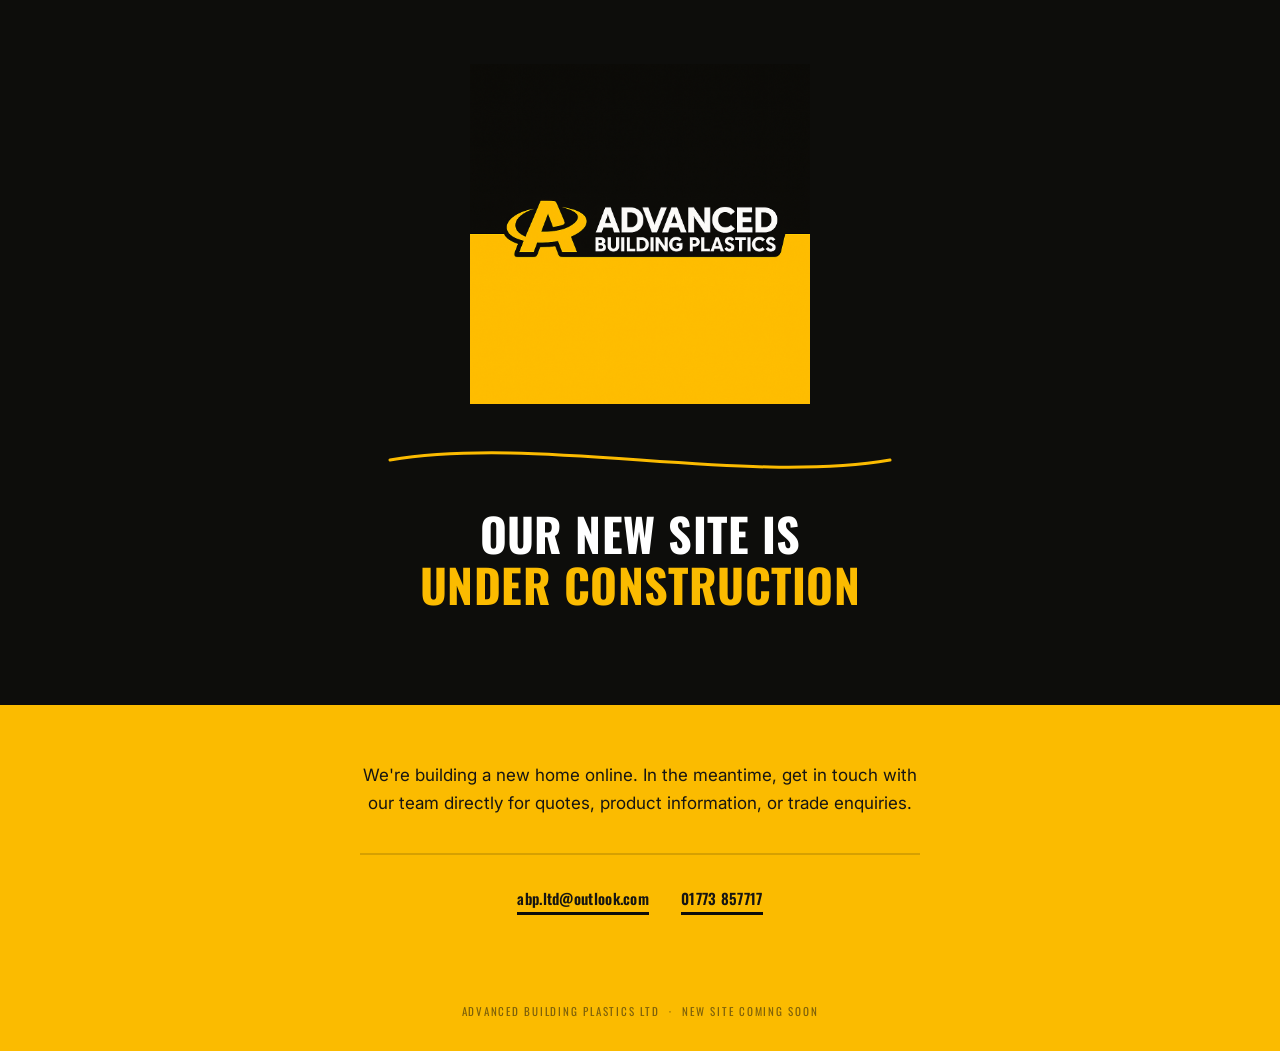
<file: index.html>
<!DOCTYPE html>
<html lang="en">
<head>
<meta charset="UTF-8">
<meta name="viewport" content="width=device-width, initial-scale=1.0">
<title>Advanced Building Plastics Ltd | Site Under Construction</title>
<link rel="preconnect" href="https://fonts.googleapis.com">
<link rel="preconnect" href="https://fonts.gstatic.com" crossorigin>
<link href="https://fonts.googleapis.com/css2?family=Oswald:wght@500;600;700&family=Inter:wght@400;500;600&display=swap" rel="stylesheet">
<style>
  :root{
    --black:#0D0D0B;
    --gold:#FBBB00;
    --white:#FFFFFF;
    --ink:#161512;
  }
  *{margin:0;padding:0;box-sizing:border-box;}
  html,body{height:100%;}
  body{
    font-family:'Inter',sans-serif;
    min-height:100vh;
    display:flex;
    flex-direction:column;
    background:var(--gold);
    opacity:0;
    animation:fadeIn 0.7s ease-out forwards;
  }
  @keyframes fadeIn{ to{opacity:1;} }

  /* top black band, mirrors the logo's own black/gold split */
  .hero{
    background:var(--black);
    padding:64px 32px 96px;
    text-align:center;
    position:relative;
  }

  .logo-wrap img{
    width:min(340px, 78vw);
    display:block;
    margin:0 auto;
  }

  /* curved swoosh, echoing the oval motion-mark in the logo */
  .swoosh{
    max-width:520px;
    margin:36px auto 0;
    display:block;
  }
  .swoosh path{
    fill:none;
    stroke:var(--gold);
    stroke-width:3;
    stroke-linecap:round;
  }

  h1{
    font-family:'Oswald',sans-serif;
    font-weight:700;
    font-size:clamp(30px, 5vw, 46px);
    line-height:1.1;
    color:var(--white);
    text-transform:uppercase;
    letter-spacing:0.01em;
    margin-top:28px;
  }

  h1 span{ color:var(--gold); }

  /* bottom gold band carries the message + contact */
  .content{
    flex:1;
    display:flex;
    align-items:center;
    justify-content:center;
    padding:56px 32px 64px;
  }

  .content-inner{
    max-width:560px;
    text-align:center;
  }

  p.lede{
    font-size:17px;
    line-height:1.65;
    color:var(--ink);
    margin-bottom:36px;
  }

  .contact{
    display:flex;
    flex-wrap:wrap;
    gap:14px 32px;
    align-items:center;
    justify-content:center;
    padding-top:32px;
    border-top:2px solid rgba(13,13,11,0.15);
  }
  .contact a{
    color:var(--ink);
    text-decoration:none;
    font-family:'Oswald',sans-serif;
    font-weight:600;
    font-size:15px;
    letter-spacing:0.02em;
    border-bottom:3px solid var(--black);
    padding-bottom:3px;
    transition:opacity 0.15s ease;
  }
  .contact a:hover{ opacity:0.65; }

  footer{
    text-align:center;
    padding:24px 24px 32px;
    font-family:'Oswald',sans-serif;
    font-size:11px;
    letter-spacing:0.16em;
    text-transform:uppercase;
    color:rgba(22,21,18,0.55);
  }

  @media (max-width:480px){
    .hero{ padding:48px 20px 72px; }
    .content{ padding:44px 20px 48px; }
  }
</style>
</head>
<body>

  <div class="hero">
    <div class="logo-wrap">
      <img src="abp-logo.png" alt="Advanced Building Plastics Ltd logo">
    </div>

    <svg class="swoosh" viewBox="0 0 520 40" xmlns="http://www.w3.org/2000/svg">
      <path d="M10,20 C160,-5 360,45 510,20" />
    </svg>

    <h1>Our new site is<br><span>under construction</span></h1>
  </div>

  <div class="content">
    <div class="content-inner">
      <p class="lede">
        We're building a new home online. In the meantime, get in touch with our team directly for quotes, product information, or trade enquiries.
      </p>

      <div class="contact">
        <a href="mailto:abp.ltd@outlook.com">abp.ltd@outlook.com</a>
        <a href="tel:01773857717">01773 857717</a>
      </div>
    </div>
  </div>

  <footer>Advanced Building Plastics Ltd &nbsp;&middot;&nbsp; New site coming soon</footer>

</body>
</html>
</file>
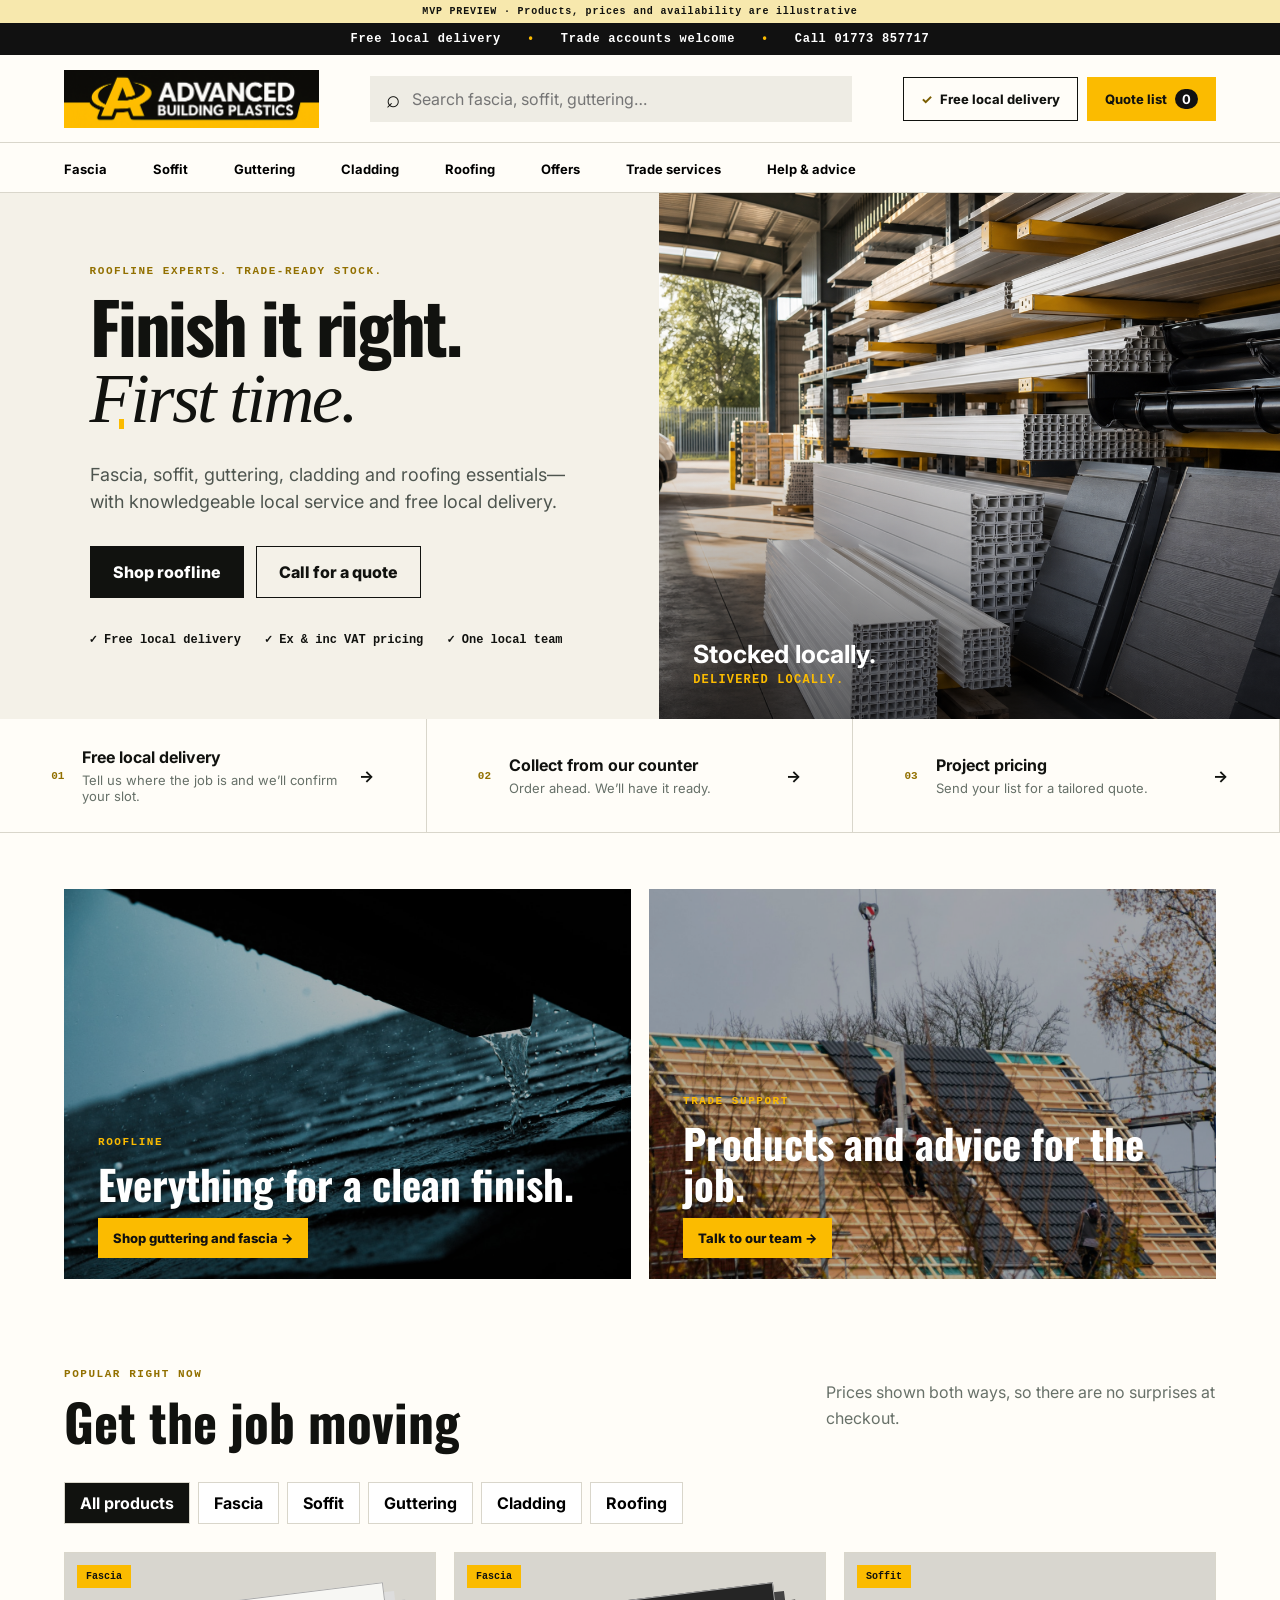
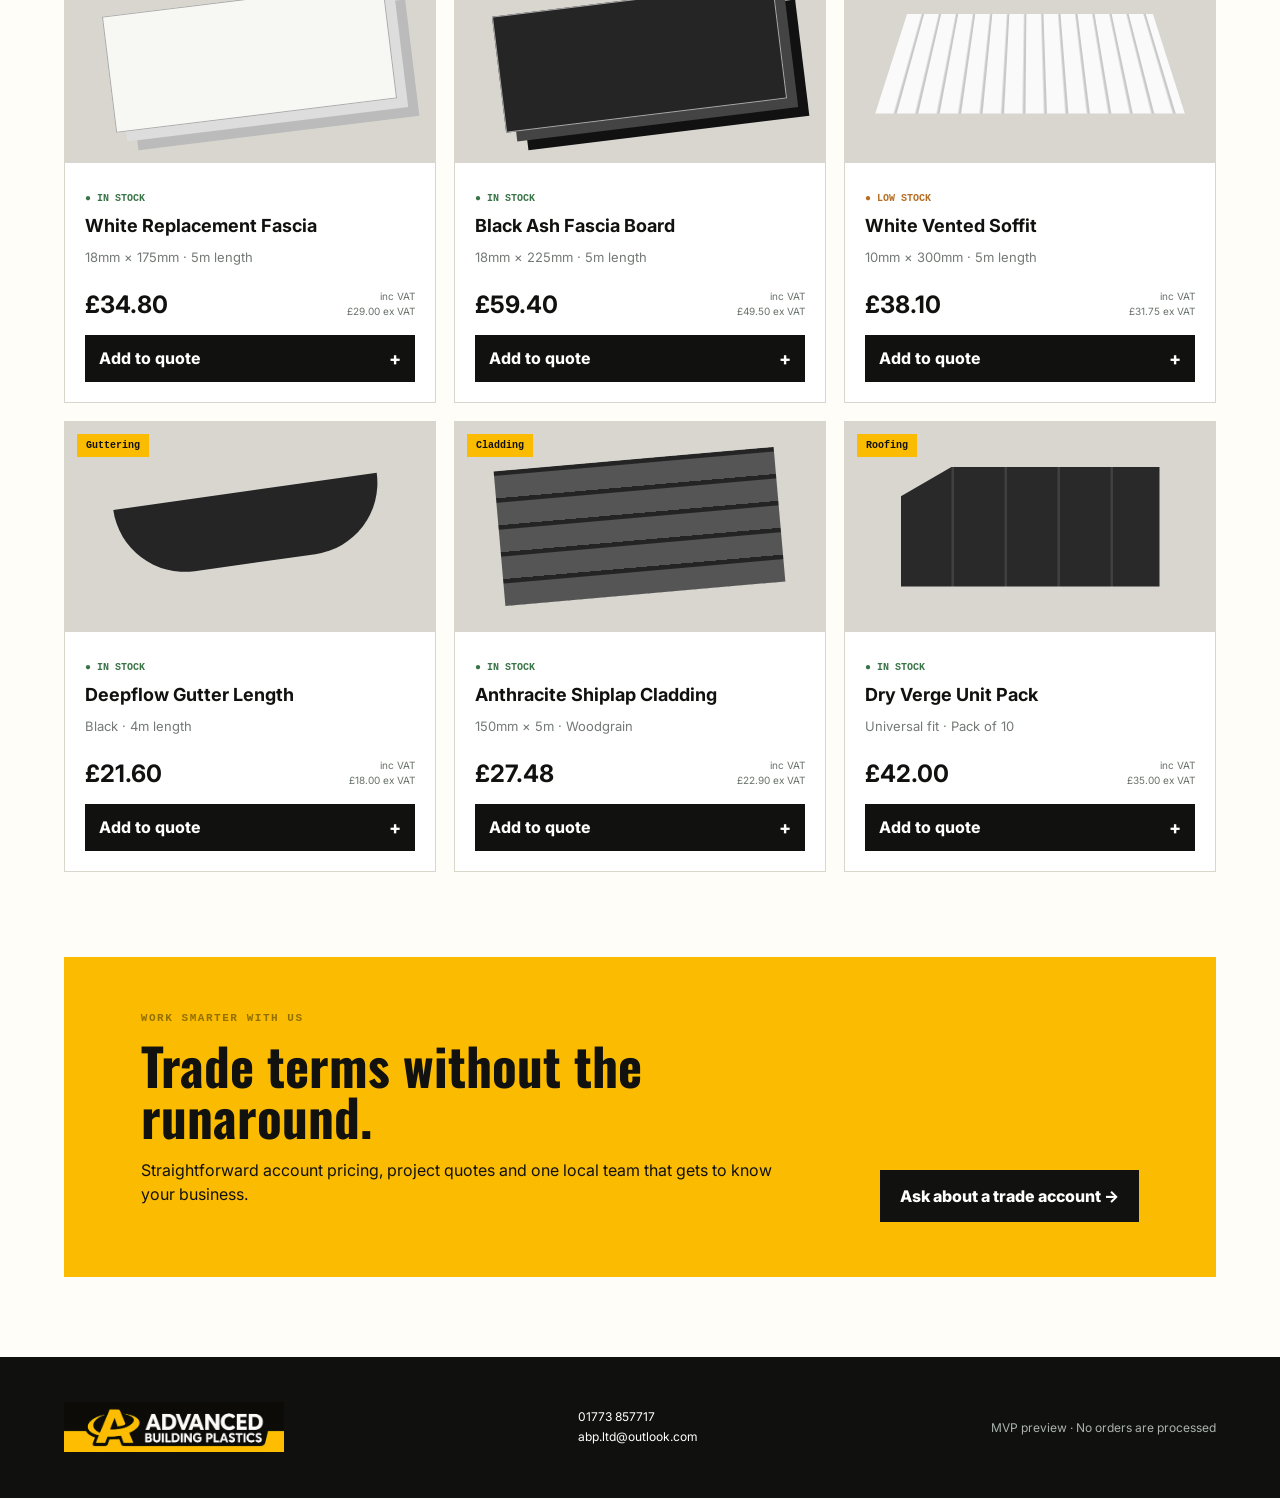
<file: preview/index.html>
<!doctype html>
<html lang="en">
<head>
  <meta charset="utf-8">
  <meta name="viewport" content="width=device-width,initial-scale=1">
  <meta name="robots" content="noindex,nofollow">
  <title>Advanced Building Plastics | Website MVP Preview</title>
  <meta name="description" content="Unlisted website MVP preview for Advanced Building Plastics.">
  <link rel="preconnect" href="https://fonts.googleapis.com">
  <link rel="preconnect" href="https://fonts.gstatic.com" crossorigin>
  <link href="https://fonts.googleapis.com/css2?family=Inter:wght@400;600;700;800&family=Oswald:wght@500;600;700&display=swap" rel="stylesheet">
  <link rel="stylesheet" href="styles.css">
  <script src="app.js" defer></script>
</head>
<body>
  <div class="preview-bar">MVP PREVIEW · Products, prices and availability are illustrative</div>
  <div class="service-strip">Free local delivery <span>•</span> Trade accounts welcome <span>•</span> Call 01773 857717</div>

  <header class="site-header">
    <a class="brand" href="#top" aria-label="Advanced Building Plastics home"><img src="assets/abp-logo.png" alt="Advanced Building Plastics"></a>
    <label class="search"><span aria-hidden="true">⌕</span><input id="search" placeholder="Search fascia, soffit, guttering…" aria-label="Search products"></label>
    <div class="header-actions"><a class="delivery-button" href="tel:01773857717">Free local delivery</a><button class="quote-button">Quote list <b id="quote-count">0</b></button></div>
  </header>

  <nav class="category-nav" aria-label="Product categories">
    <button data-category="Fascia">Fascia</button><button data-category="Soffit">Soffit</button><button data-category="Guttering">Guttering</button><button data-category="Cladding">Cladding</button><button data-category="Roofing">Roofing</button><button>Offers</button><button>Trade services</button><button>Help &amp; advice</button>
  </nav>

  <main>
    <section class="hero" id="top">
      <div class="hero-copy">
        <p class="eyebrow">ROOFLINE EXPERTS. TRADE-READY STOCK.</p>
        <h1>Finish it right.<br><em>First time.</em></h1>
        <p class="hero-text">Fascia, soffit, guttering, cladding and roofing essentials—with knowledgeable local service and free local delivery.</p>
        <div class="hero-actions"><a href="#catalogue">Shop roofline</a><a class="secondary" href="tel:01773857717">Call for a quote</a></div>
        <div class="trust-row"><span>✓ Free local delivery</span><span>✓ Ex &amp; inc VAT pricing</span><span>✓ One local team</span></div>
      </div>
      <div class="hero-image"><img src="assets/abp-warehouse-hero.png" alt="Roofline products stocked beside a local delivery van in a specialist warehouse"><div><strong>Stocked locally.</strong><span>Delivered locally.</span></div></div>
    </section>

    <section class="quick-services">
      <article><span>01</span><div><strong>Free local delivery</strong><p>Tell us where the job is and we’ll confirm your slot.</p></div><b>→</b></article>
      <article><span>02</span><div><strong>Collect from our counter</strong><p>Order ahead. We’ll have it ready.</p></div><b>→</b></article>
      <article><span>03</span><div><strong>Project pricing</strong><p>Send your list for a tailored quote.</p></div><b>→</b></article>
    </section>

    <section class="image-grid" aria-label="Roofline services">
      <article><img src="assets/roof-gutter.jpg" alt="Close-up of rainwater guttering on a house"><div><p class="eyebrow">ROOFLINE</p><h2>Everything for a clean finish.</h2><a href="#catalogue">Shop guttering and fascia →</a></div></article>
      <article><img src="assets/roofing-work.jpg" alt="Roofing work in progress on a house"><div><p class="eyebrow">TRADE SUPPORT</p><h2>Products and advice for the job.</h2><a href="tel:01773857717">Talk to our team →</a></div></article>
    </section>

    <section class="catalogue" id="catalogue">
      <div class="section-heading"><div><p class="eyebrow">POPULAR RIGHT NOW</p><h2>Get the job moving</h2></div><p>Prices shown both ways, so there are no surprises at checkout.</p></div>
      <div class="filter-row" aria-label="Filter products"><button class="active" data-category="All products">All products</button><button data-category="Fascia">Fascia</button><button data-category="Soffit">Soffit</button><button data-category="Guttering">Guttering</button><button data-category="Cladding">Cladding</button><button data-category="Roofing">Roofing</button></div>
      <div class="product-grid" id="product-grid"></div>
      <p class="empty" id="empty" hidden>No matching products. Try a different search or category.</p>
    </section>

    <section class="trade-banner"><div><p class="eyebrow">WORK SMARTER WITH US</p><h2>Trade terms without the runaround.</h2><p>Straightforward account pricing, project quotes and one local team that gets to know your business.</p></div><a href="mailto:abp.ltd@outlook.com?subject=Trade%20account%20enquiry">Ask about a trade account →</a></section>
  </main>

  <footer><img src="assets/abp-logo.png" alt="Advanced Building Plastics"><p><a href="tel:01773857717">01773 857717</a><br><a href="mailto:abp.ltd@outlook.com">abp.ltd@outlook.com</a></p><p>MVP preview · No orders are processed</p></footer>
</body>
</html>
</file>
<file: preview/styles.css>
:root{--ink:#11120f;--cream:#f4f1e8;--paper:#fffdf8;--yellow:#fbbb00;--line:#d9d6cb}*{box-sizing:border-box}html{scroll-behavior:smooth}body{margin:0;color:var(--ink);background:var(--paper);font-family:Inter,Arial,sans-serif}button,a,input{font:inherit}button{cursor:pointer}.preview-bar{background:#f7e8ad;text-align:center;padding:6px 12px;font:700 10px monospace;letter-spacing:.08em}.service-strip{background:#111;color:#fff;text-align:center;font:600 12px monospace;letter-spacing:.06em;padding:9px 16px}.service-strip span{color:var(--yellow);margin:0 18px}.site-header{min-height:88px;padding:12px 5vw;display:flex;align-items:center;gap:4vw;border-bottom:1px solid var(--line)}.brand{display:block;width:255px;height:58px;overflow:hidden;flex:none}.brand img{width:100%;height:100%;object-fit:cover;object-position:50% 48%}.search{height:46px;max-width:590px;flex:1;display:flex;align-items:center;gap:10px;background:#eeece4;padding:0 15px;border:1px solid transparent}.search:focus-within{border-color:#9a7600;background:#fff}.search span{font-size:24px}.search input{border:0;outline:0;background:transparent;width:100%}.header-actions{margin-left:auto;display:flex;gap:9px;align-items:center}.delivery-button,.quote-button{height:44px;padding:0 17px;border:1px solid var(--ink);display:flex;align-items:center;text-decoration:none;color:var(--ink);background:transparent;font-weight:750;font-size:13px}.delivery-button:before{content:"✓";margin-right:8px;color:#7a5d00}.quote-button{background:var(--yellow);border-color:var(--yellow)}.quote-button b{background:#111;color:#fff;border-radius:20px;padding:2px 7px;margin-left:8px}.category-nav{padding:0 5vw;min-height:50px;display:flex;align-items:center;border-bottom:1px solid var(--line);overflow:auto}.category-nav button{border:0;background:none;padding:17px 20px 15px 0;margin-right:26px;white-space:nowrap;font-weight:700;font-size:13px}.hero{min-height:520px;display:grid;grid-template-columns:1.03fr .97fr;background:var(--cream);overflow:hidden}.hero-copy{padding:72px 7vw}.eyebrow{font:750 11px monospace;letter-spacing:.14em;color:#927000;margin:0 0 16px}.hero h1{font:700 clamp(48px,5.5vw,82px)/.92 Oswald,sans-serif;letter-spacing:-.035em;margin:0}.hero h1 em{font-family:Georgia,serif;font-weight:400;text-decoration:underline;text-decoration-color:var(--yellow);text-decoration-thickness:10px;text-underline-offset:-3px}.hero-text{font-size:18px;line-height:1.55;max-width:560px;color:#4e554f;margin:30px 0}.hero-actions{display:flex;gap:12px}.hero-actions a{padding:15px 22px;border:1px solid var(--ink);background:var(--ink);color:#fff;font-weight:800;text-decoration:none}.hero-actions a.secondary{background:transparent;color:var(--ink)}.trust-row{display:flex;gap:24px;margin-top:34px;font:650 12px monospace}.hero-image{position:relative;min-height:480px;background:#ddd;overflow:hidden}.hero-image>img{width:100%;height:100%;position:absolute;inset:0;object-fit:cover}.hero-image:after{content:"";position:absolute;inset:0;background:linear-gradient(180deg,transparent 45%,rgba(0,0,0,.6))}.hero-image>div{position:absolute;left:34px;bottom:32px;z-index:2;color:#fff}.hero-image strong,.hero-image span{display:block}.hero-image strong{font-size:25px}.hero-image span{font:700 12px monospace;color:var(--yellow);margin-top:4px;text-transform:uppercase;letter-spacing:.1em}.quick-services{display:grid;grid-template-columns:repeat(3,1fr);border-bottom:1px solid var(--line)}.quick-services article{padding:28px 4vw;display:flex;align-items:center;gap:18px;border-right:1px solid var(--line)}.quick-services article>span{font:750 11px monospace;color:#927000}.quick-services p{margin:5px 0 0;color:#667068;font-size:13px}.quick-services article>b{margin-left:auto}.image-grid{padding:56px 5vw 0;display:grid;grid-template-columns:1fr 1fr;gap:18px}.image-grid article{height:390px;position:relative;overflow:hidden;background:#222}.image-grid img{width:100%;height:100%;object-fit:cover;filter:brightness(.7)}.image-grid article:nth-child(2) img{object-position:center 38%}.image-grid article>div{position:absolute;left:34px;right:30px;bottom:32px;color:#fff}.image-grid h2{font:700 clamp(28px,3.2vw,46px)/1 Oswald,sans-serif;max-width:520px;margin:0 0 22px}.image-grid a{color:#111;background:var(--yellow);padding:12px 15px;text-decoration:none;font-weight:800;font-size:13px}.image-grid .eyebrow{color:var(--yellow)}.catalogue{padding:85px 5vw}.section-heading{display:flex;justify-content:space-between;align-items:end;gap:30px}.section-heading h2,.trade-banner h2{font:700 clamp(34px,4vw,56px)/1 Oswald,sans-serif;margin:0}.section-heading>p{max-width:390px;color:#687169;line-height:1.6}.filter-row{display:flex;gap:8px;overflow:auto;margin:34px 0 28px}.filter-row button{border:1px solid var(--line);background:#fff;padding:10px 15px;font-weight:700;white-space:nowrap}.filter-row .active{background:var(--ink);color:#fff}.product-grid{display:grid;grid-template-columns:repeat(3,1fr);gap:18px}.product-card{border:1px solid var(--line);background:#fff}.product-visual{height:210px;position:relative;overflow:hidden;display:grid;place-items:center;background:#d8d6cf}.product-visual:before{content:"";position:absolute}.product-visual span{position:absolute;left:12px;top:12px;background:var(--yellow);padding:6px 9px;font:700 10px monospace;z-index:2}.fascia:before,.black-fascia:before{width:76%;height:115px;background:#f7f7f4;border:1px solid #aaa;box-shadow:10px 10px #ddd,20px 20px #bbb;transform:rotate(-7deg)}.black-fascia:before{background:#252525;box-shadow:10px 10px #444,20px 20px #111}.soffit:before{width:74%;height:120px;background:repeating-linear-gradient(90deg,#fafafa 0 16px,#c8c8c8 17px 19px);transform:perspective(300px) rotateX(35deg)}.gutter:before{width:72%;height:72px;background:#252525;border-radius:0 0 80px 80px;transform:rotate(-8deg)}.cladding:before{width:76%;height:135px;background:repeating-linear-gradient(0deg,#555 0 22px,#242424 23px 27px);transform:rotate(-5deg)}.roofing:before{width:70%;height:120px;background:repeating-linear-gradient(90deg,#292929 0 50px,#404040 51px 53px);clip-path:polygon(0 25%,20% 0,100% 0,100% 100%,0 100%)}.product-info{padding:20px}.stock{color:#397447;font:700 10px monospace;text-transform:uppercase}.stock.low{color:#b76d22}.product-info h3{font-size:18px;margin:11px 0 4px}.product-info>p:not(.stock){color:#747a75;font-size:13px}.price{display:flex;align-items:end;justify-content:space-between;margin:24px 0 16px}.price strong{font-size:24px}.price span{text-align:right;font-size:10px;line-height:1.5;color:#687169}.product-info button{width:100%;background:var(--ink);color:#fff;border:0;padding:13px 14px;text-align:left;font-weight:750}.product-info button span{float:right;font-size:18px}.empty{text-align:center;padding:50px}.trade-banner{margin:0 5vw 80px;background:var(--yellow);padding:55px 6vw;display:flex;align-items:end;justify-content:space-between;gap:30px}.trade-banner>div>p:last-child{max-width:650px;line-height:1.5}.trade-banner>a{background:var(--ink);color:#fff;padding:16px 20px;font-weight:800;text-decoration:none;white-space:nowrap}footer{background:#10110e;color:#fff;padding:38px 5vw;display:flex;align-items:center;justify-content:space-between;gap:20px;font-size:12px}footer>img{width:220px;height:50px;object-fit:cover;object-position:50% 48%}footer p{color:#aab2ad}footer a{color:#fff;text-decoration:none;line-height:1.7}@media(max-width:900px){.site-header{flex-wrap:wrap}.search{order:3;max-width:none;flex-basis:100%}.delivery-button{display:none}.hero{grid-template-columns:1fr}.hero-copy{padding:55px 6vw}.hero-image{min-height:360px}.quick-services{grid-template-columns:1fr}.quick-services article{border-bottom:1px solid var(--line)}.image-grid{grid-template-columns:1fr}.product-grid{grid-template-columns:repeat(2,1fr)}.section-heading,.trade-banner{align-items:start;flex-direction:column}footer{align-items:start;flex-direction:column}}@media(max-width:580px){.service-strip span{display:none}.brand{width:190px;height:45px}.header-actions button{padding:0 12px}.hero h1{font-size:50px}.hero-actions,.trust-row{flex-direction:column}.trust-row{gap:10px}.product-grid{grid-template-columns:1fr}.catalogue{padding:65px 4vw}.trade-banner{margin:0 4vw 50px;padding:38px 8vw}}@media(prefers-reduced-motion:reduce){html{scroll-behavior:auto}}
</file>
